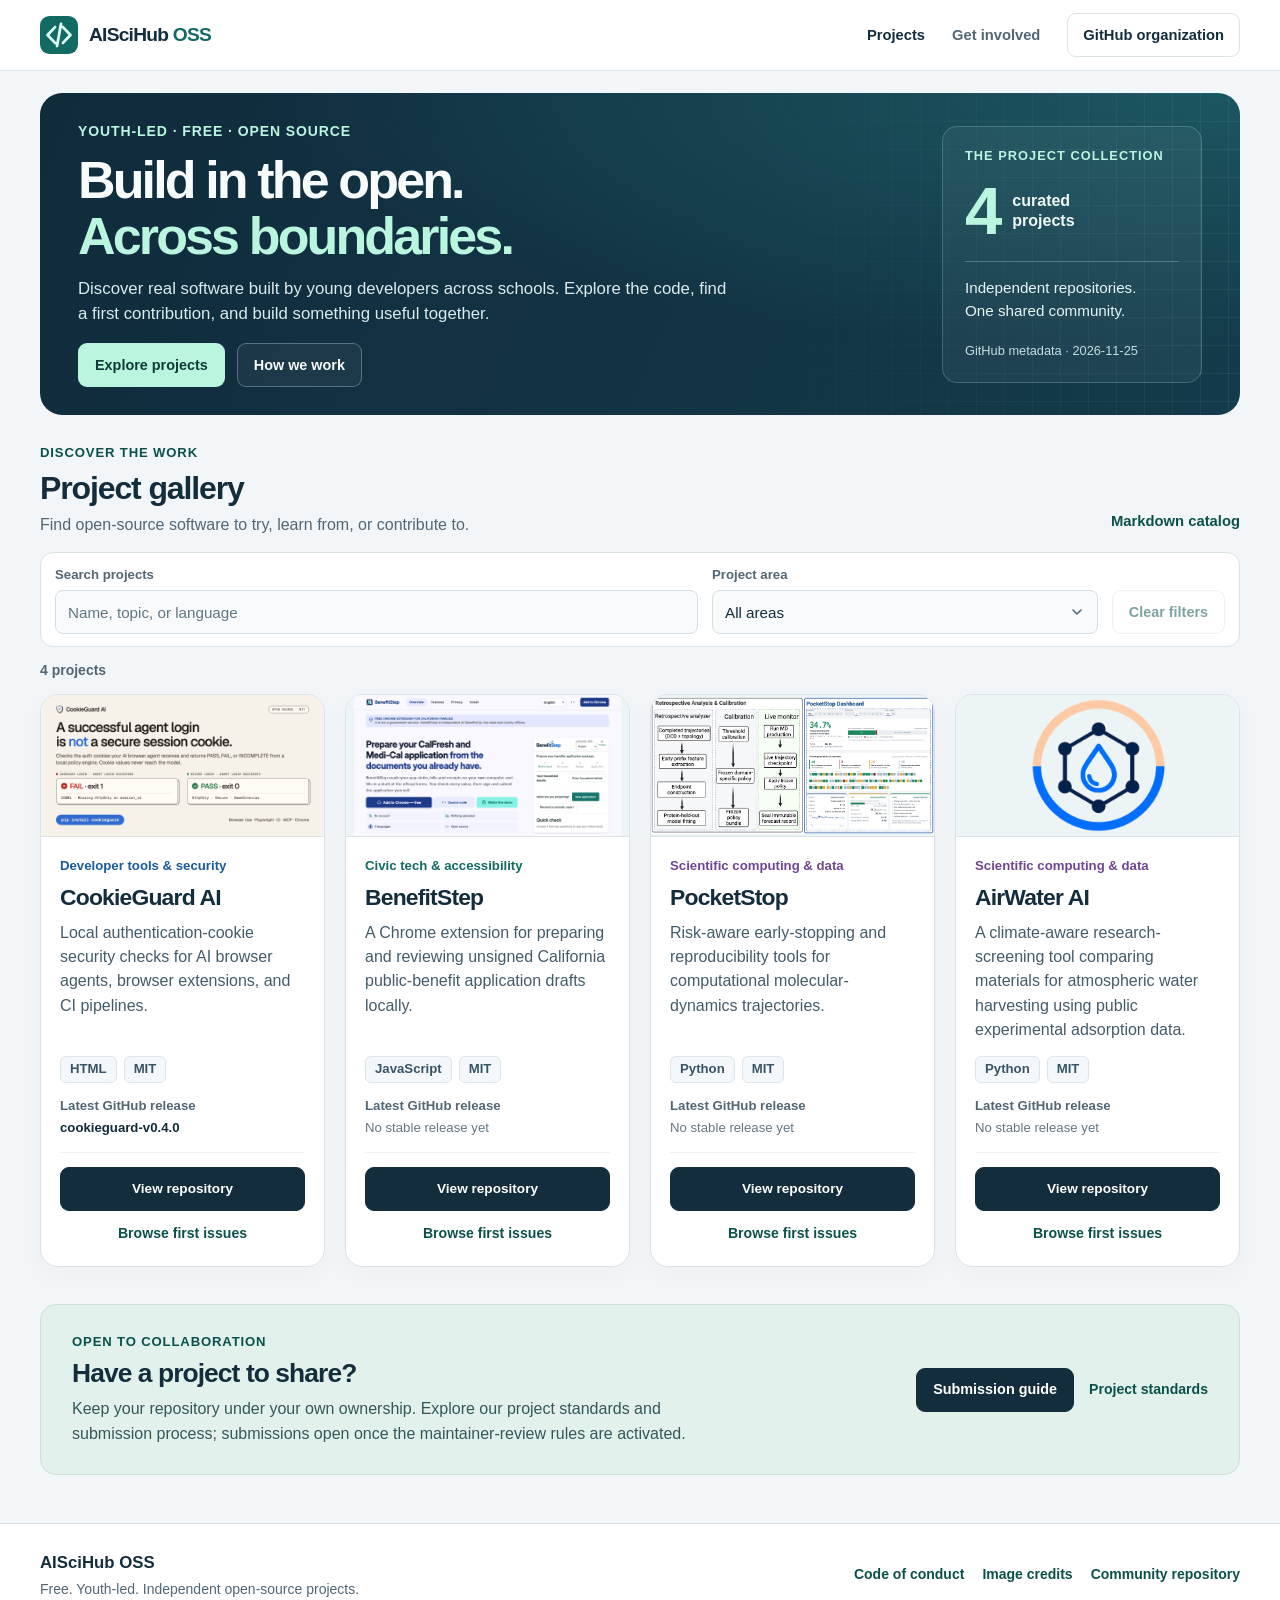
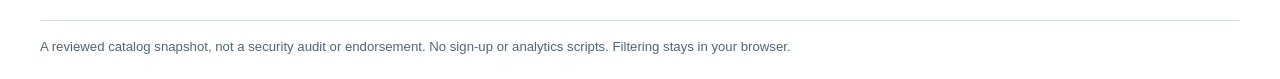
<file: docs/index.html>
<!doctype html>
<!-- Generated by scripts/catalog.py from registry/projects.yml and registry/metadata.json. -->
<html lang="en">
<head>
  <meta charset="utf-8">
  <meta name="viewport" content="width=device-width, initial-scale=1">
  <meta name="description" content="Explore the independent open-source software projects in AISciHub OSS, a free, youth-led community across schools.">
  <meta name="color-scheme" content="light">
  <meta name="theme-color" content="#102b3c">
  <title>Project gallery | AISciHub OSS</title>
  <link rel="icon" href="assets/mark.svg" type="image/svg+xml">
  <link rel="stylesheet" href="gallery.css">
  <script defer src="gallery.js"></script>
</head>
<body>
  <a class="skip-link" href="#projects">Skip to projects</a>
  <header class="site-header">
    <div class="shell header-inner">
      <a class="brand" href="#top" aria-label="AISciHub OSS home">
        <img src="assets/mark.svg" alt="" width="38" height="38">
        <span>AISciHub <span class="brand-oss">OSS</span></span>
      </a>
      <nav class="header-nav" aria-label="Main navigation">
        <a href="#projects" aria-current="page">Projects</a>
        <a href="#contribute">Get involved</a>
        <a class="nav-github" href="https://github.com/aiscihub-oss">GitHub organization</a>
      </nav>
    </div>
  </header>
  <main id="top" class="shell main">
    <section class="hero" aria-labelledby="hero-title">
      <div class="hero-copy">
        <p class="eyebrow">Youth-led · Free · Open source</p>
        <h1 id="hero-title">Build in the open.<br><span>Across boundaries.</span></h1>
        <p>Discover real software built by young developers across schools.
          Explore the code, find a first contribution, and build something useful together.</p>
        <div class="hero-actions">
          <a class="button button-primary" href="#projects">Explore projects</a>
          <a class="button button-quiet" href="https://github.com/aiscihub-oss/community">How we work</a>
        </div>
      </div>
      <aside class="hero-panel" aria-label="Community snapshot">
        <p class="panel-kicker">The project collection</p>
        <div class="panel-count"><strong>4</strong><span>curated<br>projects</span></div>
        <div class="panel-divider"></div>
        <p>Independent repositories.<br>One shared community.</p>
        <span class="panel-label">GitHub metadata · 2026-11-25</span>
      </aside>
    </section>

    <section class="gallery" id="projects" aria-labelledby="gallery-title">
      <div class="section-heading">
        <div>
          <p class="section-kicker">Discover the work</p>
          <h2 id="gallery-title">Project gallery</h2>
          <p>Find open-source software to try, learn from, or contribute to.</p>
        </div>
        <a class="catalog-link" href="https://github.com/aiscihub-oss/community/blob/main/PROJECTS.md">Markdown catalog</a>
      </div>

      <div class="gallery-filters" id="gallery-filters" role="search" aria-label="Filter projects" hidden>
        <div class="filter-field search-field">
          <label for="project-search">Search projects</label>
          <input id="project-search" type="search" placeholder="Name, topic, or language" autocomplete="off">
        </div>
        <div class="filter-field area-field">
          <label for="project-area">Project area</label>
          <select id="project-area">
            <option value="">All areas</option>
          <option value="civic-tech">Civic tech &amp; accessibility</option>
          <option value="developer-tools">Developer tools &amp; security</option>
          <option value="scientific-computing">Scientific computing &amp; data</option>
          </select>
        </div>
        <button type="button" class="button button-clear" id="clear-filters">Clear filters</button>
      </div>
      <p class="results" id="project-results" role="status" aria-live="polite">4 projects</p>

      <div class="project-grid" id="project-grid" data-columns="four">
      <article class="project-card" data-category="developer-tools" data-search="CookieGuard AI Local authentication-cookie security checks for AI browser agents, browser extensions, and CI pipelines. aiscihub/cookieguard-ai Developer tools &amp; security HTML MIT">
        <a class="project-cover category-developer-tools" href="https://github.com/aiscihub/cookieguard-ai" aria-label="Open CookieGuard AI on GitHub">
          <img src="assets/projects/cookieguard-ai.png" alt="CookieGuard AI project cover showing local security-check results." loading="lazy" decoding="async">
        </a>
        <div class="project-body">
          <p class="project-category category-developer-tools">Developer tools &amp; security</p>
          <h3>CookieGuard AI</h3>
          <p class="project-summary">Local authentication-cookie security checks for AI browser agents, browser extensions, and CI pipelines.</p>
          <div class="project-tags" aria-label="Project metadata">
            <span class="tag">HTML</span>
            <a class="tag" href="https://github.com/aiscihub/cookieguard-ai/blob/HEAD/LICENSE" title="View the license">MIT</a>
          </div>
          <p class="project-release"><span>Latest GitHub release</span><a href="https://github.com/aiscihub/cookieguard-ai/releases/tag/cookieguard-v0.4.0">cookieguard-v0.4.0</a></p>
          <div class="project-actions">
            <a class="button button-project" href="https://github.com/aiscihub/cookieguard-ai">View repository</a>
            <a class="text-link" href="https://github.com/aiscihub/cookieguard-ai/issues?q=is%3Aissue+is%3Aopen+label%3A%22good+first+issue%22">Browse first issues</a>
          </div>
        </div>
      </article>
      <article class="project-card" data-category="civic-tech" data-search="BenefitStep A Chrome extension for preparing and reviewing unsigned California public-benefit application drafts locally. aiscihub/benefitstep Civic tech &amp; accessibility JavaScript MIT">
        <a class="project-cover category-civic-tech" href="https://github.com/aiscihub/benefitstep" aria-label="Open BenefitStep on GitHub">
          <img src="assets/projects/benefitstep.png" alt="BenefitStep project homepage introducing the application preparation extension." loading="lazy" decoding="async">
        </a>
        <div class="project-body">
          <p class="project-category category-civic-tech">Civic tech &amp; accessibility</p>
          <h3>BenefitStep</h3>
          <p class="project-summary">A Chrome extension for preparing and reviewing unsigned California public-benefit application drafts locally.</p>
          <div class="project-tags" aria-label="Project metadata">
            <span class="tag">JavaScript</span>
            <a class="tag" href="https://github.com/aiscihub/benefitstep/blob/HEAD/LICENSE" title="View the license">MIT</a>
          </div>
          <p class="project-release"><span>Latest GitHub release</span><span class="release-empty">No stable release yet</span></p>
          <div class="project-actions">
            <a class="button button-project" href="https://github.com/aiscihub/benefitstep">View repository</a>
            <a class="text-link" href="https://github.com/aiscihub/benefitstep/issues?q=is%3Aissue+is%3Aopen+label%3A%22good+first+issue%22">Browse first issues</a>
          </div>
        </div>
      </article>
      <article class="project-card" data-category="scientific-computing" data-search="PocketStop Risk-aware early-stopping and reproducibility tools for computational molecular-dynamics trajectories. aiscihub/PocketStop Scientific computing &amp; data Python MIT">
        <a class="project-cover category-scientific-computing" href="https://github.com/aiscihub/PocketStop" aria-label="Open PocketStop on GitHub">
          <img src="assets/projects/pocketstop.png" alt="Published PocketStop computational analysis diagram and dashboard illustration." loading="lazy" decoding="async">
        </a>
        <div class="project-body">
          <p class="project-category category-scientific-computing">Scientific computing &amp; data</p>
          <h3>PocketStop</h3>
          <p class="project-summary">Risk-aware early-stopping and reproducibility tools for computational molecular-dynamics trajectories.</p>
          <div class="project-tags" aria-label="Project metadata">
            <span class="tag">Python</span>
            <a class="tag" href="https://github.com/aiscihub/PocketStop/blob/HEAD/LICENSE" title="View the license">MIT</a>
          </div>
          <p class="project-release"><span>Latest GitHub release</span><span class="release-empty">No stable release yet</span></p>
          <div class="project-actions">
            <a class="button button-project" href="https://github.com/aiscihub/PocketStop">View repository</a>
            <a class="text-link" href="https://github.com/aiscihub/PocketStop/issues?q=is%3Aissue+is%3Aopen+label%3A%22good+first+issue%22">Browse first issues</a>
          </div>
        </div>
      </article>
      <article class="project-card" data-category="scientific-computing" data-search="AirWater AI A climate-aware research-screening tool comparing materials for atmospheric water harvesting using public experimental adsorption data. aiscihub/airwater_app Scientific computing &amp; data Python MIT">
        <a class="project-cover category-scientific-computing" href="https://github.com/aiscihub/airwater_app" aria-label="Open AirWater AI on GitHub">
          <img src="assets/projects/airwater-ai.png" alt="AirWater AI project logo depicting a water droplet and material framework." loading="lazy" decoding="async">
        </a>
        <div class="project-body">
          <p class="project-category category-scientific-computing">Scientific computing &amp; data</p>
          <h3>AirWater AI</h3>
          <p class="project-summary">A climate-aware research-screening tool comparing materials for atmospheric water harvesting using public experimental adsorption data.</p>
          <div class="project-tags" aria-label="Project metadata">
            <span class="tag">Python</span>
            <a class="tag" href="https://github.com/aiscihub/airwater_app/blob/HEAD/LICENSE" title="View the license">MIT</a>
          </div>
          <p class="project-release"><span>Latest GitHub release</span><span class="release-empty">No stable release yet</span></p>
          <div class="project-actions">
            <a class="button button-project" href="https://github.com/aiscihub/airwater_app">View repository</a>
            <a class="text-link" href="https://github.com/aiscihub/airwater_app/issues?q=is%3Aissue+is%3Aopen+label%3A%22good+first+issue%22">Browse first issues</a>
          </div>
        </div>
      </article>
      </div>
      <div class="empty-state" id="empty-state" hidden>
        <h3 id="empty-title">No matching projects</h3>
        <p>Try a different search or choose another project area.</p>
      </div>
    </section>

    <section id="contribute" class="contribute" aria-labelledby="contribute-title">
      <div>
        <p class="section-kicker">Open to collaboration</p>
        <h2 id="contribute-title">Have a project to share?</h2>
        <p>Keep your repository under your own ownership. Explore our project
          standards and submission process; submissions open once the
          maintainer-review rules are activated.</p>
      </div>
      <div class="contribute-actions">
        <a class="button button-dark" href="https://github.com/aiscihub-oss/community/blob/main/CONTRIBUTING.md#submit-a-project">Submission guide</a>
        <a class="text-link" href="https://github.com/aiscihub-oss/community/blob/main/PROJECT_ELIGIBILITY.md">Project standards</a>
      </div>
    </section>
  </main>
  <footer class="site-footer">
    <div class="shell footer-inner">
      <div>
        <span class="footer-brand">AISciHub OSS</span>
        <p>Free. Youth-led. Independent open-source projects.</p>
      </div>
      <div class="footer-links">
        <a href="https://github.com/aiscihub-oss/community/blob/main/CODE_OF_CONDUCT.md">Code of conduct</a>
        <a href="https://github.com/aiscihub-oss/community/blob/main/registry/gallery-assets.md">Image credits</a>
        <a href="https://github.com/aiscihub-oss/community">Community repository</a>
      </div>
    </div>
    <div class="shell footer-note">A reviewed catalog snapshot, not a security audit or endorsement.
      No sign-up or analytics scripts. Filtering stays in your browser.</div>
  </footer>
</body>
</html>
</file>
<file: docs/gallery.css>
:root {
  color-scheme: light;
  --page: #f3f6f8;
  --surface: #fff;
  --ink: #132d3c;
  --muted: #526675;
  --line: #d9e3e8;
  --accent: #116b63;
  --accent-dark: #0b514b;
  --mint: #b9f5df;
  --radius: 18px;
  font-family: -apple-system, BlinkMacSystemFont, "Segoe UI", Roboto, Arial, sans-serif;
  font-size: 16px;
  font-synthesis: none;
}

*, *::before, *::after { box-sizing: border-box; }
html { scroll-padding-top: 24px; }
body { margin: 0; background: var(--page); color: var(--ink); line-height: 1.55; }
[hidden] { display: none !important; }
img { display: block; max-width: 100%; }
a { color: var(--accent-dark); text-decoration: none; }
a:hover { text-decoration: underline; text-underline-offset: 3px; }
button, input, select { font: inherit; }
button { cursor: pointer; }
:focus-visible { outline: 3px solid #0b8c83; outline-offset: 3px; }
.shell { width: min(1200px, calc(100% - 72px)); margin-inline: auto; }
.small { font-size: .875rem; }
.muted { color: var(--muted); }
.skip-link { position: absolute; left: 16px; top: -60px; z-index: 10; padding: 12px 18px; background: white; border-radius: 8px; }
.skip-link:focus { top: 12px; }

.site-header { background: var(--surface); border-bottom: 1px solid var(--line); }
.header-inner { min-height: 70px; display: flex; align-items: center; justify-content: space-between; gap: 24px; }
.brand { display: inline-flex; align-items: center; gap: 11px; font-size: 1.2rem; font-weight: 750; letter-spacing: -.04em; color: var(--ink); white-space: nowrap; }
.brand:hover { text-decoration: none; }
.brand-oss { color: var(--accent); }
.header-nav { display: flex; align-items: center; gap: 27px; font-size: .92rem; font-weight: 600; }
.header-nav a { color: var(--muted); }
.header-nav a[aria-current="page"] { color: var(--ink); }
.header-nav .nav-github { padding: 10px 15px; color: var(--ink); border: 1px solid var(--line); border-radius: 9px; background: var(--surface); }

.main { padding-top: 22px; padding-bottom: 48px; }
.hero {
  position: relative;
  overflow: hidden;
  display: grid;
  grid-template-columns: minmax(0, 1fr) 260px;
  gap: 34px;
  align-items: center;
  border-radius: 22px;
  padding: 28px 38px;
  color: #f7fbfc;
  background: radial-gradient(ellipse at 100% 0, #1c5660 0, transparent 57%),
    linear-gradient(115deg, #102b3c, #143b4b);
}
.hero::before {
  content: "";
  position: absolute;
  right: 0;
  top: 0;
  width: 43%;
  height: 100%;
  pointer-events: none;
  background-image: linear-gradient(#c1f8e511 1px, transparent 1px),
    linear-gradient(90deg, #c1f8e511 1px, transparent 1px);
  background-size: 28px 28px;
  mask-image: linear-gradient(90deg, transparent, black);
}
.hero-copy, .hero-panel { position: relative; z-index: 1; }
.eyebrow, .section-kicker, .panel-kicker { margin: 0 0 9px; font-size: .875rem; font-weight: 750; letter-spacing: .065em; text-transform: uppercase; }
.eyebrow, .panel-kicker { color: var(--mint); }
.hero h1 { margin: 0; font-size: clamp(2.25rem, 4.15vw, 3.25rem); font-weight: 780; line-height: 1.08; letter-spacing: -.055em; }
.hero h1 span { color: var(--mint); }
.hero-copy > p:not(.eyebrow) { max-width: 660px; margin: 12px 0 17px; color: #dcebed; font-size: 1.05rem; line-height: 1.5; }
.hero-actions { display: flex; flex-wrap: wrap; gap: 12px; }
.button { min-height: 44px; display: inline-flex; align-items: center; justify-content: center; gap: 8px; border: 1px solid transparent; padding: 10px 16px; border-radius: 9px; font-size: .9rem; font-weight: 700; line-height: 1.35; text-align: center; }
.button:hover { text-decoration: none; }
.button-primary { background: var(--mint); color: #103a37; }
.button-primary:hover { background: #d7fff0; }
.button-quiet { color: #f8fbfc; background: #ffffff0c; border-color: #c9eaea55; }
.button-quiet:hover { background: #ffffff19; }
.hero a:focus-visible { outline-color: #d8ffef; }
.hero-panel { padding: 19px 22px; background: #e0fffb0e; border: 1px solid #b7f5e039; border-radius: 15px; }
.panel-kicker { font-size: .8rem; letter-spacing: .08em; }
.panel-count { display: flex; align-items: center; gap: 15px; margin-block: 14px 11px; }
.panel-count strong { font-size: 4.2rem; letter-spacing: -.075em; line-height: .95; font-weight: 750; color: var(--mint); }
.panel-count > span { font-size: 1rem; line-height: 1.25; color: #eff8f9; font-weight: 650; }
.panel-divider { height: 1px; background: #d6f9f23b; margin-top: 18px; }
.hero-panel > p:not(.panel-kicker) { margin: 15px 0; font-size: .95rem; line-height: 1.5; color: #e7f5f5; }
.panel-label { color: #c3dfde; font-size: .8rem; }

.gallery { margin-top: 28px; }
.section-heading { display: flex; align-items: end; justify-content: space-between; gap: 20px; margin-bottom: 14px; }
.section-kicker { color: var(--accent-dark); font-size: .82rem; margin-bottom: 5px; }
h2 { margin: 0; font-size: clamp(1.55rem, 2.6vw, 2rem); font-weight: 760; letter-spacing: -.035em; line-height: 1.2; }
.section-heading p:not(.section-kicker) { margin: 6px 0 0; color: var(--muted); }
.catalog-link { padding: 5px 0; font-size: .925rem; font-weight: 650; white-space: nowrap; }

.gallery-filters {
  display: grid;
  grid-template-columns: minmax(0, 1fr) minmax(215px, .6fr) auto;
  align-items: end;
  gap: 14px;
  padding: 12px 14px;
  background: var(--surface);
  border: 1px solid var(--line);
  border-radius: 13px;
}
.filter-field { min-width: 0; }
.filter-field label { display: block; margin: 0 0 5px; font-size: .825rem; color: var(--muted); font-weight: 700; }
.filter-field input, .filter-field select { width: 100%; height: 44px; color: var(--ink); background-color: #f8fafb; border: 1px solid #d2dfe4; border-radius: 8px; padding: 9px 12px; font-size: .95rem; }
.filter-field input::placeholder { color: #617582; }
.filter-field select { appearance: none; padding-right: 35px; background-image: url("data:image/svg+xml,%3Csvg xmlns='http://www.w3.org/2000/svg' viewBox='0 0 16 16'%3E%3Cpath d='m4 6 4 4 4-4' fill='none' stroke='%23526675' stroke-width='1.6' stroke-linecap='round' stroke-linejoin='round'/%3E%3C/svg%3E"); background-size: 16px; background-repeat: no-repeat; background-position: right 12px center; }
.button-clear { color: var(--accent-dark); background: #fff; border-color: var(--line); white-space: nowrap; }
.button-clear:not(:disabled):hover { background: #edf7f4; border-color: #b3d7ce; }
.button-clear:disabled { opacity: .52; cursor: default; }
.results { color: var(--muted); font-size: .875rem; font-weight: 650; margin: 13px 0 12px; }

.project-grid { display: grid; grid-template-columns: repeat(3, minmax(0, 1fr)); gap: 20px; align-items: stretch; }
.project-card { display: flex; flex-direction: column; min-width: 0; overflow: hidden; background: var(--surface); border: 1px solid var(--line); border-radius: var(--radius); box-shadow: 0 8px 24px #18374608; }
.project-cover { position: relative; display: flex; justify-content: center; align-items: center; aspect-ratio: 2 / 1; overflow: hidden; background: #edf4f5; border-bottom: 1px solid var(--line); }
.project-cover img { width: 100%; height: 100%; object-fit: contain; }
.project-cover:hover { box-shadow: inset 0 0 0 3px #116b6333; text-decoration: none; }
.project-cover:focus-visible { outline-offset: -4px; }
.cover-fallback { display: flex; flex-direction: column; align-items: center; gap: 6px; padding: 16px; color: var(--accent-dark); font-weight: 720; text-align: center; }
.cover-symbol { font-family: ui-monospace, "SFMono-Regular", Consolas, monospace; font-size: 2.6rem; font-weight: 800; line-height: 1; }
.project-body { flex: 1; display: flex; flex-direction: column; min-width: 0; padding: 19px 19px 17px; }
.project-category { margin: 0 0 7px; font-size: .825rem; font-weight: 720; color: var(--accent-dark); overflow-wrap: anywhere; }
.project-category.category-developer-tools { color: #1a5b9d; }
.project-category.category-civic-tech { color: #126a60; }
.project-category.category-scientific-computing { color: #704594; }
.project-category.category-ai-and-automation { color: #50559a; }
.project-category.category-apps-and-utilities { color: #875116; }
.project-category.category-web-and-browser { color: #245d85; }
.project-body h3 { margin: 0; font-size: 1.43rem; line-height: 1.25; letter-spacing: -.035em; overflow-wrap: anywhere; }
.project-summary { margin: 9px 0 14px; color: #445b6a; line-height: 1.52; flex: 1; overflow-wrap: anywhere; }
.project-tags { display: flex; flex-wrap: wrap; align-items: center; gap: 7px; margin: 0 0 13px; }
.tag { display: inline-flex; align-items: center; min-height: 27px; border: 1px solid #dce5e9; padding: 3px 9px; border-radius: 6px; color: #375567; background: #f5f8fa; font-size: .825rem; font-weight: 650; line-height: 1.25; overflow-wrap: anywhere; max-width: 100%; }
.tag:hover { background: #edf6f4; }
.project-release { display: flex; flex-wrap: wrap; align-items: baseline; gap: 3px 8px; margin: 0 0 15px; color: #526675; font-size: .825rem; line-height: 1.45; }
.project-release > span:first-child { font-weight: 650; }
.project-release a { color: var(--ink); font-weight: 700; overflow-wrap: anywhere; }
.release-empty { color: #657784; }
.project-actions { display: flex; align-items: center; justify-content: space-between; flex-wrap: wrap; gap: 10px; padding-top: 14px; border-top: 1px solid #edf1f3; }
.button-project { color: white; background: var(--ink); border-color: var(--ink); padding: 9px 12px; font-size: .85rem; }
.button-project:hover, .button-dark:hover { background: #21495d; border-color: #21495d; }
.text-link { color: var(--accent-dark); font-size: .88rem; font-weight: 700; }
.empty-state { border: 1px dashed #c6d9df; border-radius: 15px; background: #fff; padding: 28px; text-align: center; }
.empty-state h3 { margin: 0 0 5px; }
.empty-state p { margin: 0; color: var(--muted); }

.contribute { display: grid; grid-template-columns: minmax(0, 1fr) auto; gap: 30px; align-items: center; margin-top: 37px; padding: 27px 31px; background: #e2f1ec; border: 1px solid #ccdfd9; border-radius: 16px; }
.contribute h2 { font-size: 1.65rem; }
.contribute p:not(.section-kicker) { color: #34575a; max-width: 650px; margin: 8px 0 0; }
.contribute-actions { display: flex; flex-wrap: wrap; align-items: center; gap: 15px; }
.button-dark { background: var(--ink); color: white; border-color: var(--ink); }
.site-footer { background: white; border-top: 1px solid var(--line); padding-block: 26px 22px; }
.footer-inner { display: flex; flex-wrap: wrap; gap: 20px; justify-content: space-between; align-items: center; }
.footer-brand { font-size: 1.05rem; font-weight: 750; }
.footer-inner p { margin: 3px 0 0; font-size: .875rem; color: var(--muted); }
.footer-links { display: flex; flex-wrap: wrap; gap: 18px; font-size: .875rem; font-weight: 650; }
.footer-note { margin-top: 19px; padding-top: 16px; border-top: 1px solid var(--line); color: var(--muted); font-size: .825rem; }

@media (min-width: 1250px) {
  .project-grid[data-columns="four"] { grid-template-columns: repeat(4, minmax(0, 1fr)); }
  .project-grid[data-columns="four"] .project-actions { display: grid; grid-template-columns: 1fr; gap: 8px; }
  .project-grid[data-columns="four"] .project-actions .text-link { text-align: center; padding: 4px 0; }
}
@media (max-width: 1020px) {
  .shell { width: calc(100% - 48px); }
  .hero { grid-template-columns: minmax(0, 1fr) 220px; padding: 32px; gap: 24px; }
  .hero-panel { padding: 20px; }
  .project-grid { grid-template-columns: repeat(2, minmax(0, 1fr)); }
}
@media (max-width: 760px) {
  .shell { width: calc(100% - 32px); }
  .header-inner { min-height: 0; padding-block: 13px; align-items: flex-start; flex-wrap: wrap; gap: 10px 16px; }
  .header-nav { gap: 15px; flex-wrap: wrap; font-size: .875rem; }
  .header-nav .nav-github { padding: 7px 10px; }
  .main { padding-top: 18px; padding-bottom: 36px; }
  .hero { grid-template-columns: 1fr; padding: 24px; gap: 15px; border-radius: 16px; }
  .hero h1 { font-size: clamp(2.15rem, 6.4vw, 3rem); }
  .hero-copy > p:not(.eyebrow) { font-size: 1rem; }
  .hero-panel { display: flex; align-items: center; flex-wrap: wrap; justify-content: space-between; gap: 10px 18px; padding: 12px 14px; }
  .panel-kicker { display: none; }
  .panel-count { margin: 0; }
  .panel-count strong { font-size: 2.5rem; }
  .panel-count > span { font-size: .9rem; }
  .panel-divider { display: none; }
  .hero-panel > p:not(.panel-kicker) { display: none; }
  .panel-label { font-size: .8rem; }
  .gallery { margin-top: 27px; }
  .section-heading { align-items: flex-start; flex-wrap: wrap; gap: 8px; }
  .gallery-filters { grid-template-columns: 1fr 1fr; gap: 10px; padding: 13px; }
  .filter-field.search-field { grid-column: 1 / -1; }
  .project-grid { gap: 15px; }
  .project-body { padding: 16px; }
  .contribute { grid-template-columns: 1fr; gap: 17px; padding: 22px; }
}
@media (max-width: 550px) {
  .brand { font-size: 1.13rem; }
  .header-nav { width: 100%; font-size: .85rem; gap: 15px; }
  .header-nav .nav-github { padding: 6px 9px; }
  .hero { padding: 20px; }
  .hero h1 { font-size: clamp(2rem, 8vw, 2.65rem); }
  .hero-copy > p:not(.eyebrow) { margin: 10px 0 15px; }
  .gallery-filters { grid-template-columns: minmax(0, 1fr) auto; }
  .filter-field.search-field { grid-column: 1 / -1; }
  .button-clear { justify-self: start; }
  .project-grid { grid-template-columns: 1fr; gap: 16px; }
  .project-actions { gap: 9px; }
  .footer-links { gap: 12px; }
}
@media (prefers-reduced-motion: reduce) {
  *, *::before, *::after { scroll-behavior: auto !important; }
}
</file>
